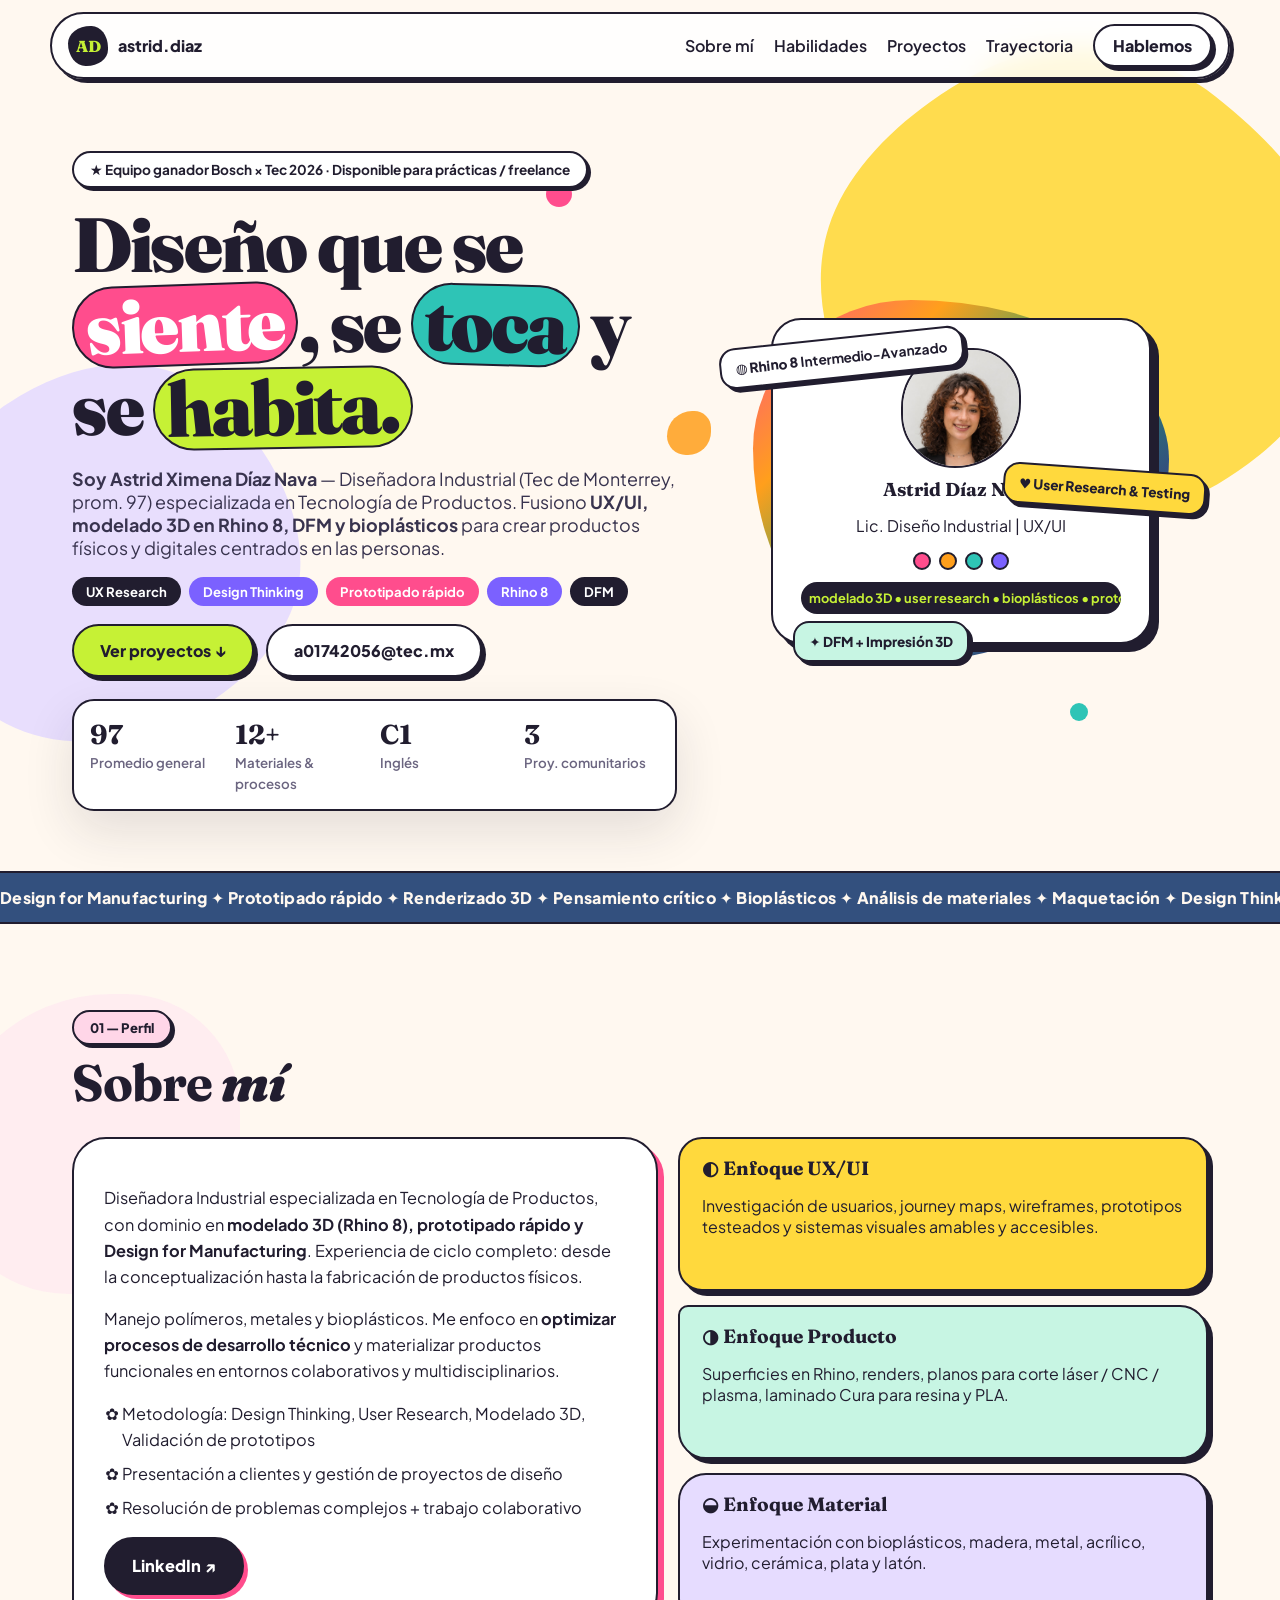
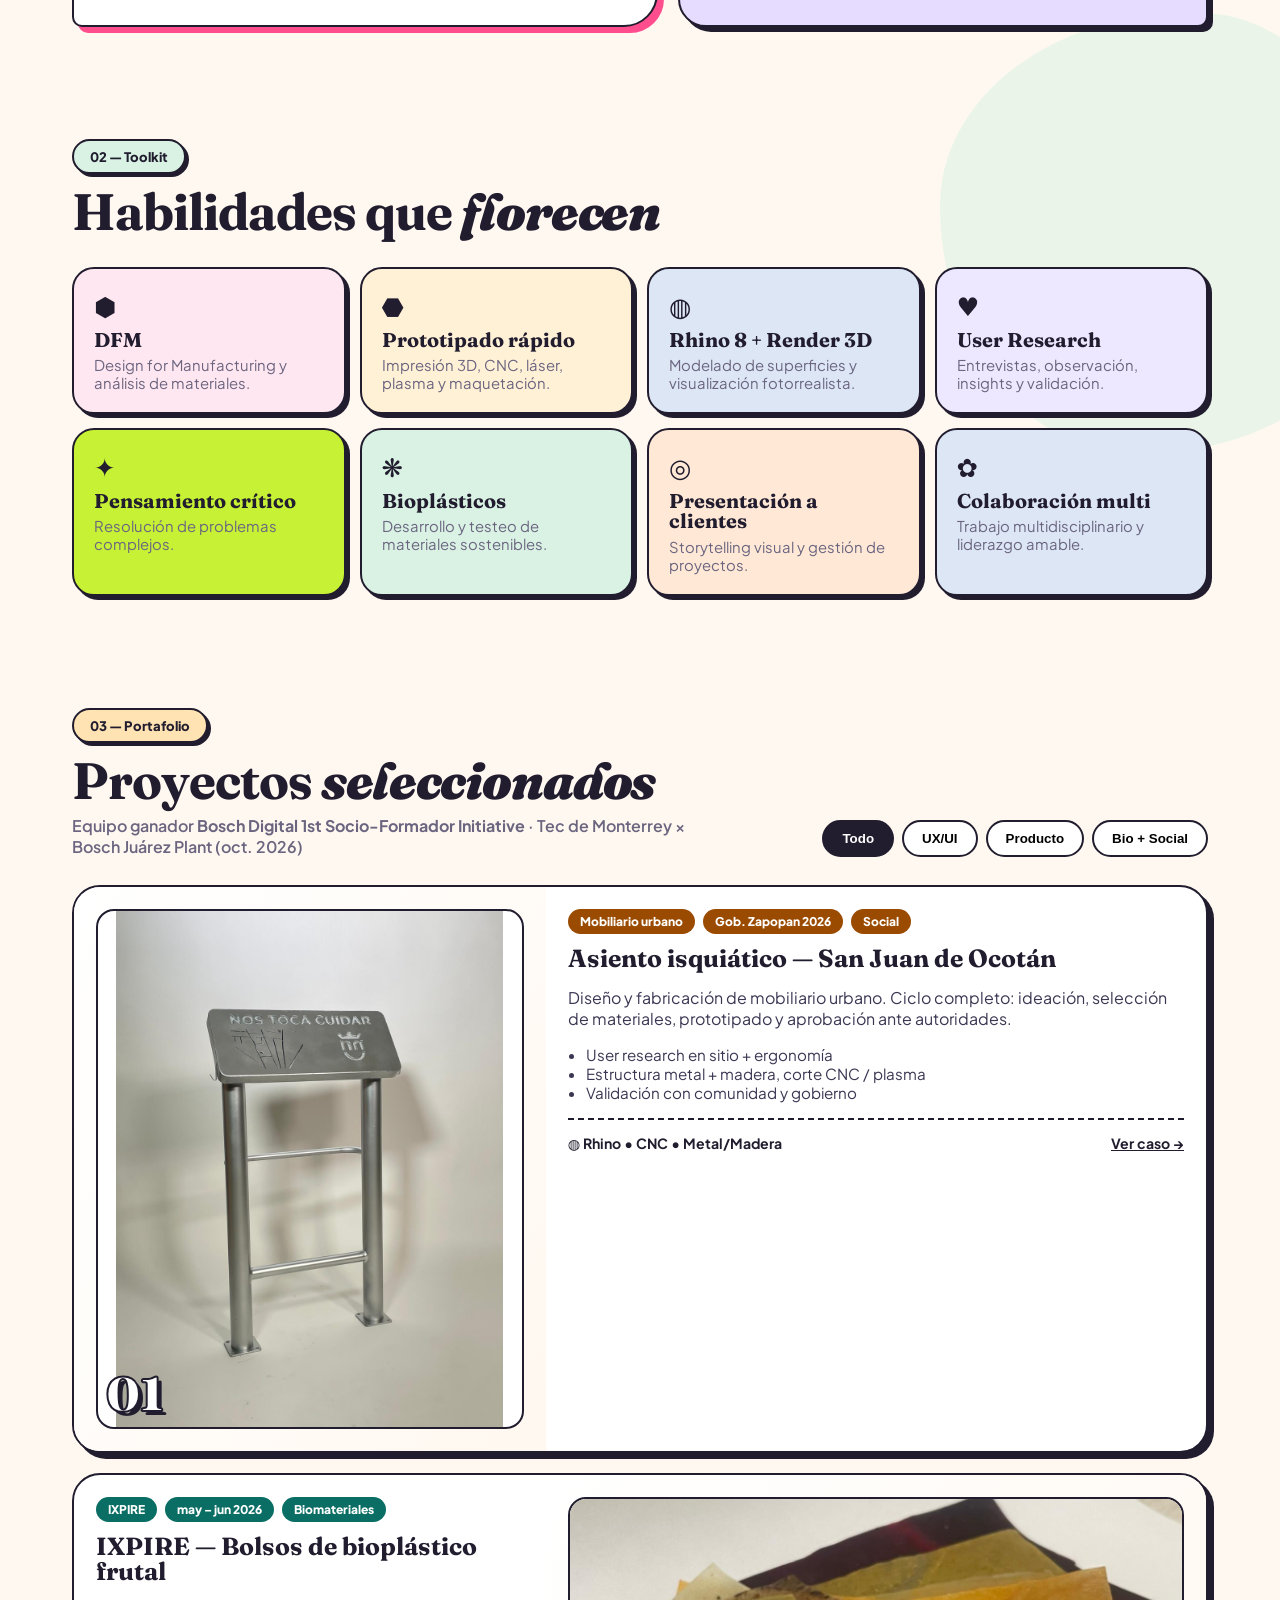
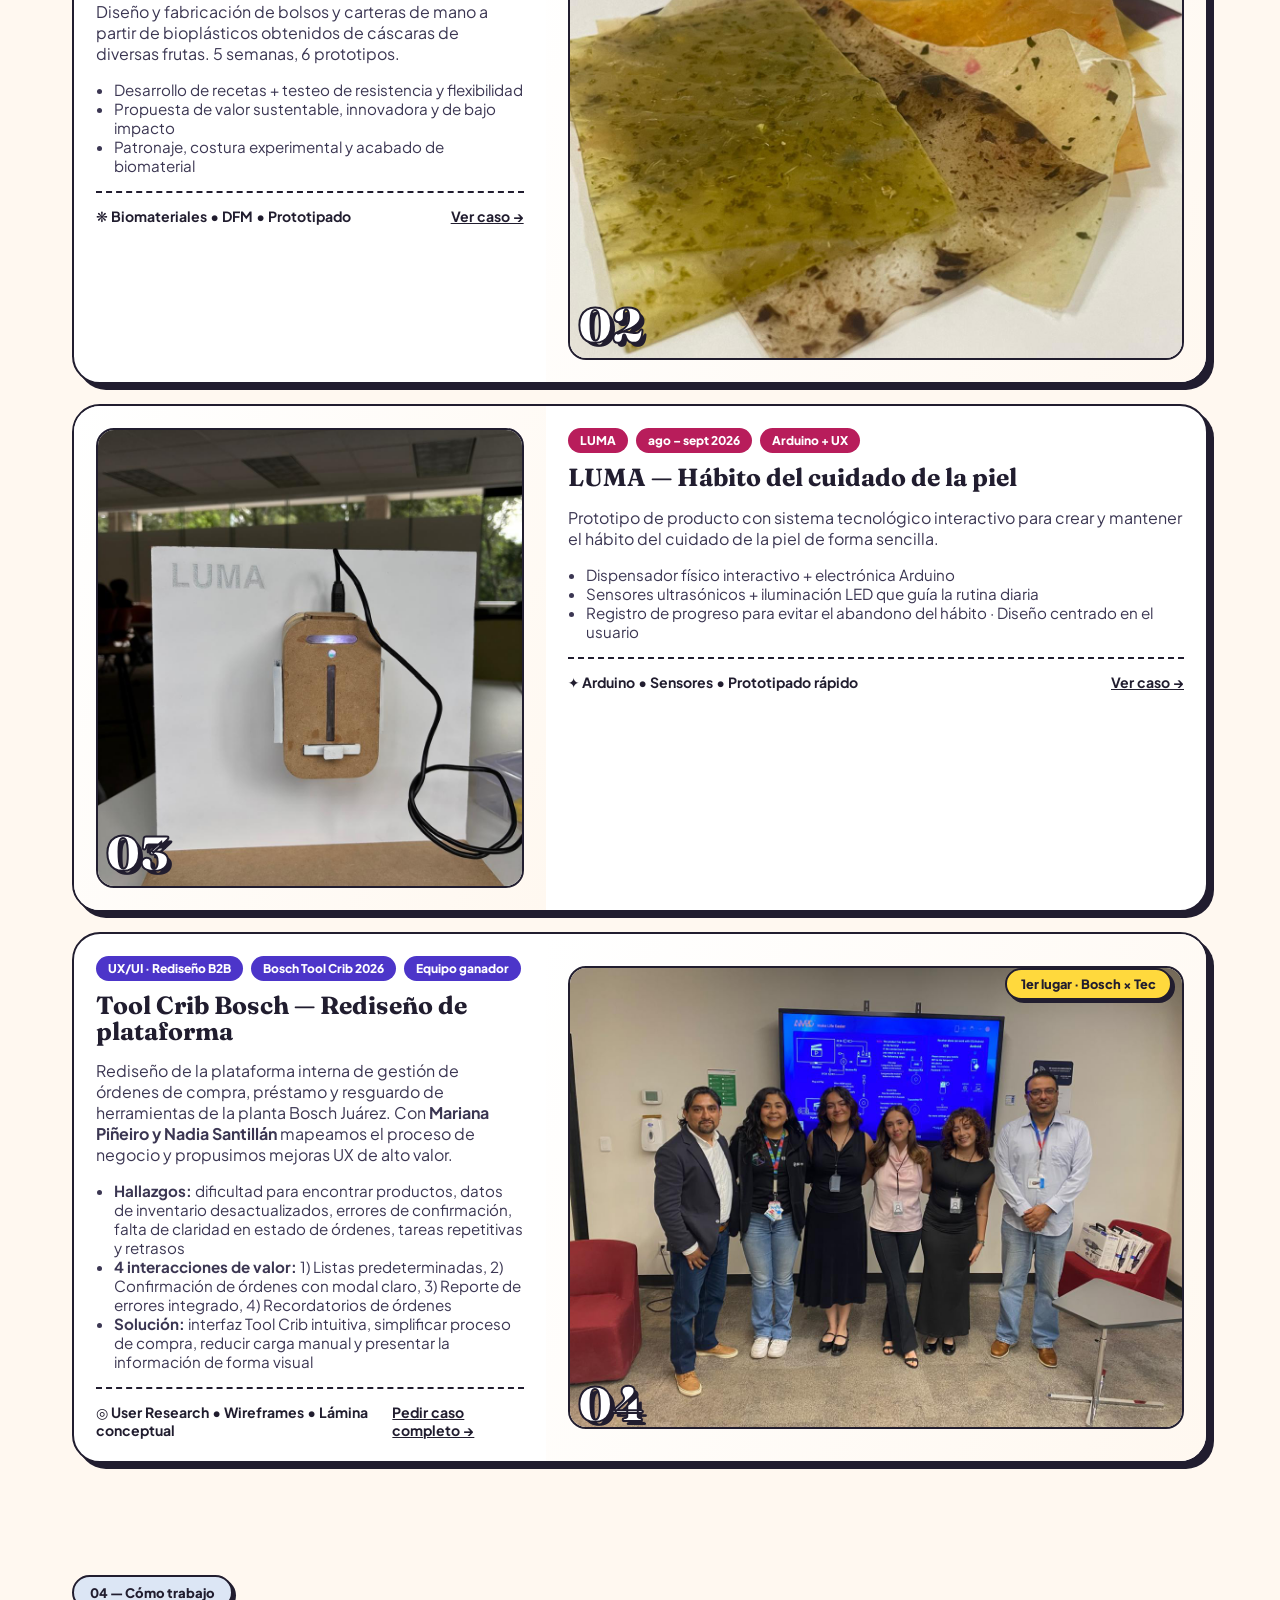
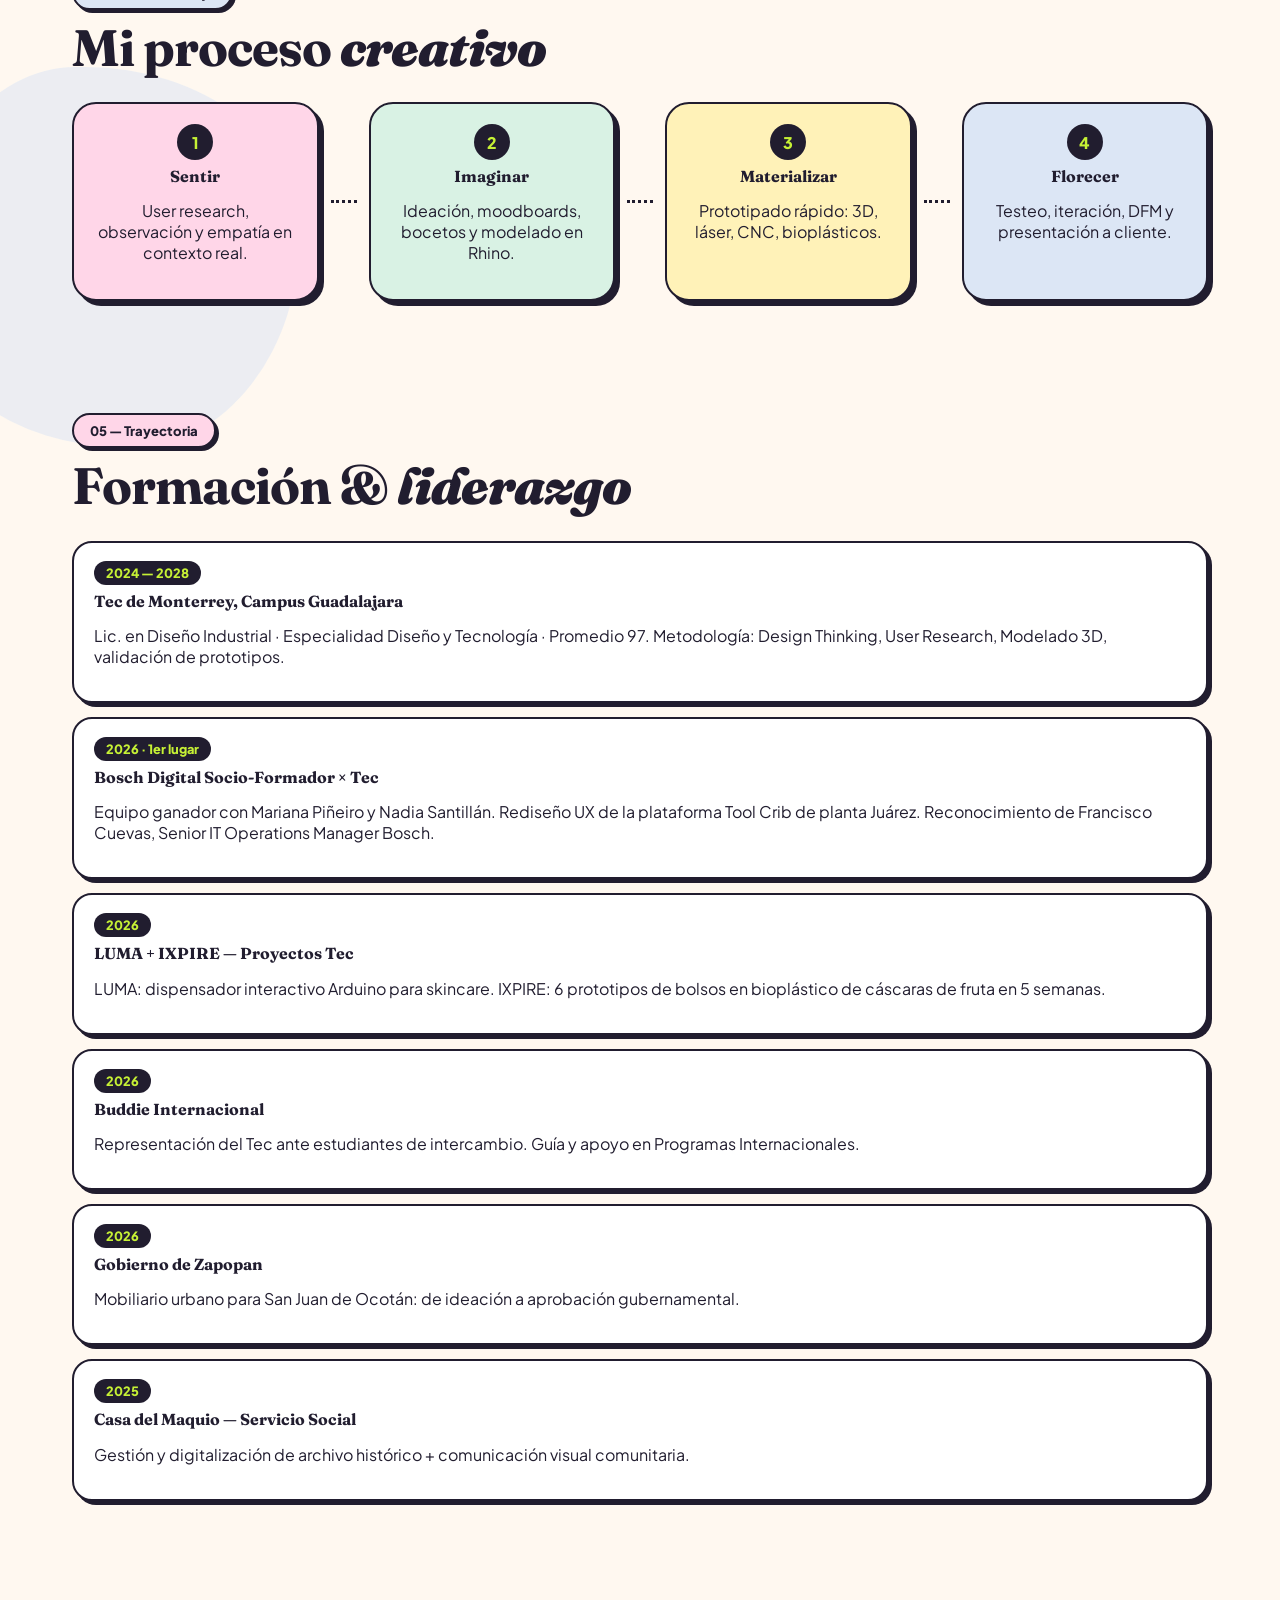
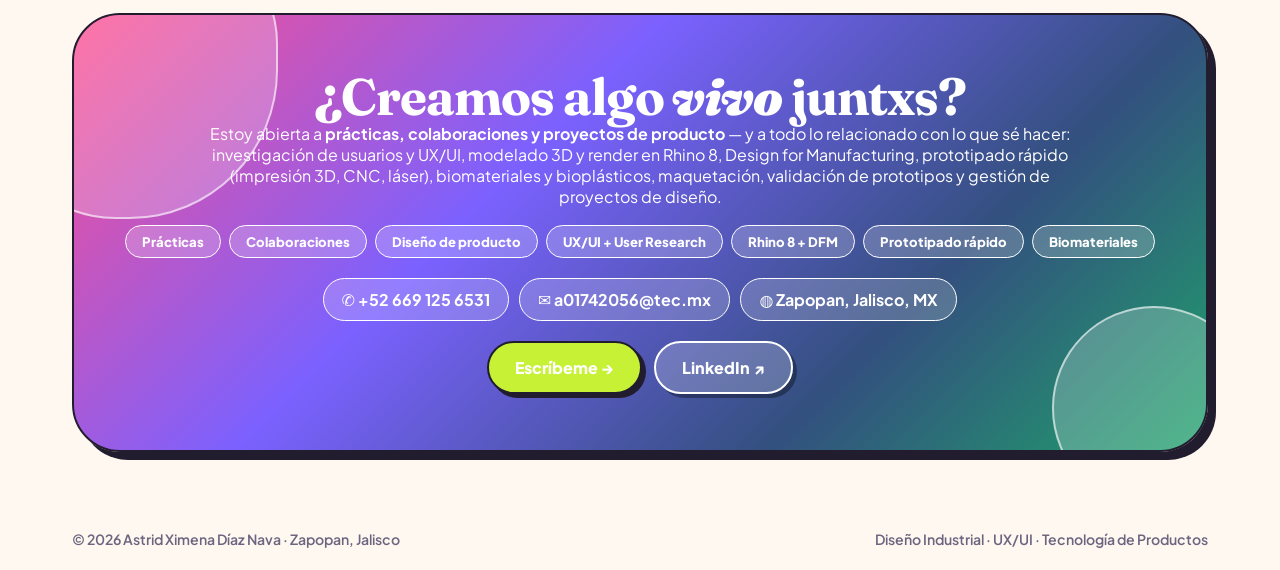
<file: index.html>
<!DOCTYPE html>
<html lang="es">
<head>
<meta charset="UTF-8" />
<meta name="viewport" content="width=device-width, initial-scale=1.0" />
<title>Astrid Díaz Nava — Diseñadora Industrial & UX/UI</title>
<meta name="description" content="Portafolio de Astrid Ximena Díaz Nava, Diseñadora Industrial especializada en Tecnología de Productos, UX/UI, modelado 3D y prototipado." />
<link rel="preconnect" href="https://fonts.googleapis.com">
<link rel="preconnect" href="https://fonts.gstatic.com" crossorigin>
<link href="https://fonts.googleapis.com/css2?family=Fraunces:opsz,wght@9..144,700;9..144,900&family=Plus+Jakarta+Sans:wght@400;500;600;700;800&display=swap" rel="stylesheet">
<link rel="stylesheet" href="styles.css" />
</head>
<body>

<header class="nav">
  <a class="logo" href="#inicio"><span class="logo-blob">AD</span> astrid.diaz</a>
  <nav class="nav-links">
    <a href="#sobre-mi">Sobre mí</a>
    <a href="#habilidades">Habilidades</a>
    <a href="#proyectos">Proyectos</a>
    <a href="#trayectoria">Trayectoria</a>
    <a href="#contacto" class="btn btn-small">Hablemos</a>
  </nav>
  <button class="menu-btn" id="menuBtn" aria-label="Menú">☰</button>
</header>

<main id="inicio">
<!-- HERO -->
<section class="hero">
  <svg class="blob blob-1" viewBox="0 0 200 200"><path d="M42.7,-62.9C55.9,-52.8,67.7,-41.8,75.5,-28.2C83.3,-14.6,87.1,1.6,83.5,16.3C79.9,31,68.9,44.2,55.6,54.1C42.3,64,26.7,70.6,10.1,73.3C-6.5,76,-24.1,74.8,-38.4,66.9C-52.7,59,-63.7,44.4,-70.6,28.5C-77.5,12.6,-80.3,-4.6,-75.4,-20C-70.5,-35.4,-57.9,-49,-43.7,-59.1C-29.5,-69.2,-14.8,-75.8,0.3,-76.2C15.3,-76.6,30.7,-70.8,42.7,-62.9Z" transform="translate(100 100)" /></svg>
  <svg class="blob blob-2" viewBox="0 0 200 200"><path d="M39.9,-58.5C51.5,-49.4,60.5,-37.8,66.4,-24.7C72.3,-11.6,75.1,3,71.9,16.3C68.7,29.6,59.5,41.6,48,51.2C36.5,60.8,22.7,68,7.2,71.3C-8.3,74.6,-25.5,74,-39.9,66.4C-54.3,58.8,-65.9,44.2,-71.7,28.3C-77.5,12.4,-77.5,-4.8,-71.4,-19.8C-65.3,-34.8,-53.1,-47.6,-39.6,-56.5C-26.1,-65.4,-13,-70.4,0.8,-71.5C14.6,-72.6,29.2,-69.8,39.9,-58.5Z" transform="translate(100 100)" /></svg>
  <div class="blob-dot d1"></div>
  <div class="blob-dot d2"></div>
  <div class="blob-dot d3"></div>

  <div class="hero-grid">
    <div class="hero-copy">
      <div class="pill">★ Equipo ganador Bosch × Tec 2026 · Disponible para prácticas / freelance</div>
      <h1>Diseño que se <span class="hl hl-pink">siente</span>, se <span class="hl hl-teal">toca</span> y se <span class="hl hl-lime">habita.</span></h1>
      <p class="subtitle"><strong>Soy Astrid Ximena Díaz Nava</strong> — Diseñadora Industrial (Tec de Monterrey, prom. 97) especializada en Tecnología de Productos. Fusiono <strong>UX/UI, modelado 3D en Rhino 8, DFM y bioplásticos</strong> para crear productos físicos y digitales centrados en las personas.</p>
      <div class="hero-tags">
        <span>UX Research</span><span>Design Thinking</span><span>Prototipado rápido</span><span>Rhino 8</span><span>DFM</span>
      </div>
      <div class="hero-cta">
        <a href="#proyectos" class="btn btn-primary">Ver proyectos ↓</a>
        <a href="#contacto" class="btn btn-ghost">a01742056@tec.mx</a>
      </div>
      <div class="hero-stats">
        <div><strong>97</strong><small>Promedio general</small></div>
        <div><strong>12+</strong><small>Materiales & procesos</small></div>
        <div><strong>C1</strong><small>Inglés</small></div>
        <div><strong>3</strong><small>Proy. comunitarios</small></div>
      </div>
    </div>
    <div class="hero-visual">
      <div class="portrait-wrap">
        <div class="portrait-blob"></div>
        <div class="portrait-card">
          <div class="avatar"><img src="assets/perfil.jpg" alt="Foto de perfil de Astrid Díaz Nava" /></div>
          <h3>Astrid Díaz Nava</h3>
          <p>Lic. Diseño Industrial | UX/UI</p>
          <div class="mini-row"><i class="dot pink"></i><i class="dot orange"></i><i class="dot teal"></i><i class="dot violet"></i></div>
          <div class="marquee-mini"><span>modelado 3D • user research • bioplásticos • prototipado •</span></div>
        </div>
        <div class="float-card fc1">◍ Rhino 8 <b>Intermedio-Avanzado</b></div>
        <div class="float-card fc2">♥ User Research & Testing</div>
        <div class="float-card fc3">✦ DFM + Impresión 3D</div>
      </div>
    </div>
  </div>
</section>

<div class="marquee"><div class="marquee-track">
<span>Design for Manufacturing ✦ Prototipado rápido ✦ Renderizado 3D ✦ Pensamiento crítico ✦ Bioplásticos ✦ Análisis de materiales ✦ Maquetación ✦ Design Thinking ✦ User Research ✦&nbsp;</span>
<span>Design for Manufacturing ✦ Prototipado rápido ✦ Renderizado 3D ✦ Pensamiento crítico ✦ Bioplásticos ✦ Análisis de materiales ✦ Maquetación ✦ Design Thinking ✦ User Research ✦&nbsp;</span>
</div></div>

<!-- SOBRE MI -->
<section id="sobre-mi" class="section about">
  <div class="section-head"><span class="kicker k-pink">01 — Perfil</span><h2>Sobre <em>mí</em></h2></div>
  <div class="about-grid">
    <div class="about-text card-organic">
      <p>Diseñadora Industrial especializada en Tecnología de Productos, con dominio en <strong>modelado 3D (Rhino 8), prototipado rápido y Design for Manufacturing</strong>. Experiencia de ciclo completo: desde la conceptualización hasta la fabricación de productos físicos.</p>
      <p>Manejo polímeros, metales y bioplásticos. Me enfoco en <strong>optimizar procesos de desarrollo técnico</strong> y materializar productos funcionales en entornos colaborativos y multidisciplinarios.</p>
      <ul class="check-list">
        <li>Metodología: Design Thinking, User Research, Modelado 3D, Validación de prototipos</li>
        <li>Presentación a clientes y gestión de proyectos de diseño</li>
        <li>Resolución de problemas complejos + trabajo colaborativo</li>
      </ul>
      <div class="about-btns">
        <a class="btn btn-dark" href="https://www.linkedin.com/in/astridximenad%C3%ADaznava/" target="_blank" rel="noopener">LinkedIn ↗</a>
      </div>
    </div>
    <div class="about-cards">
      <div class="info-card c-yellow"><h4>◐ Enfoque UX/UI</h4><p>Investigación de usuarios, journey maps, wireframes, prototipos testeados y sistemas visuales amables y accesibles.</p></div>
      <div class="info-card c-mint"><h4>◑ Enfoque Producto</h4><p>Superficies en Rhino, renders, planos para corte láser / CNC / plasma, laminado Cura para resina y PLA.</p></div>
      <div class="info-card c-lilac"><h4>◒ Enfoque Material</h4><p>Experimentación con bioplásticos, madera, metal, acrílico, vidrio, cerámica, plata y latón.</p></div>
    </div>
  </div>
</section>

<!-- HABILIDADES -->
<section id="habilidades" class="section skills">
  <div class="section-head"><span class="kicker k-teal">02 — Toolkit</span><h2>Habilidades que <em>florecen</em></h2></div>
  <div class="skills-grid">
    <div class="skill s1"><span class="icon">⬢</span><h3>DFM</h3><p>Design for Manufacturing y análisis de materiales.</p></div>
    <div class="skill s2"><span class="icon">⬣</span><h3>Prototipado rápido</h3><p>Impresión 3D, CNC, láser, plasma y maquetación.</p></div>
    <div class="skill s3"><span class="icon">◍</span><h3>Rhino 8 + Render 3D</h3><p>Modelado de superficies y visualización fotorrealista.</p></div>
    <div class="skill s4"><span class="icon">♥</span><h3>User Research</h3><p>Entrevistas, observación, insights y validación.</p></div>
    <div class="skill s5"><span class="icon">✦</span><h3>Pensamiento crítico</h3><p>Resolución de problemas complejos.</p></div>
    <div class="skill s6"><span class="icon">❋</span><h3>Bioplásticos</h3><p>Desarrollo y testeo de materiales sostenibles.</p></div>
    <div class="skill s7"><span class="icon">◎</span><h3>Presentación a clientes</h3><p>Storytelling visual y gestión de proyectos.</p></div>
    <div class="skill s8"><span class="icon">✿</span><h3>Colaboración multi</h3><p>Trabajo multidisciplinario y liderazgo amable.</p></div>
  </div>
</section>

<!-- PROYECTOS -->
<section id="proyectos" class="section projects">
  <div class="section-head row"><div><span class="kicker k-orange">03 — Portafolio</span><h2>Proyectos <em>seleccionados</em></h2>
  <p class="section-sub">Equipo ganador <strong>Bosch Digital 1st Socio-Formador Initiative</strong> · Tec de Monterrey × Bosch Juárez Plant (oct. 2026)</p></div>
  <div class="filters"><button class="fbtn active" data-filter="all">Todo</button><button class="fbtn" data-filter="ux">UX/UI</button><button class="fbtn" data-filter="producto">Producto</button><button class="fbtn" data-filter="bio">Bio + Social</button></div>
  </div>
  <div class="proj-grid">
    <article class="proj p-orange" data-cat="producto bio">
      <div class="proj-art proj-photo"><img src="assets/proyecto-asiento.jpg" alt="Asiento isquiático metálico con grabado NOS TOCA CUIDAR" /><span class="proj-num">01</span></div>
      <div class="proj-body"><div class="proj-tags"><span>Mobiliario urbano</span><span>Gob. Zapopan 2026</span><span>Social</span></div>
      <h3>Asiento isquiático — San Juan de Ocotán</h3>
      <p>Diseño y fabricación de mobiliario urbano. Ciclo completo: ideación, selección de materiales, prototipado y aprobación ante autoridades.</p>
      <ul><li>User research en sitio + ergonomía</li><li>Estructura metal + madera, corte CNC / plasma</li><li>Validación con comunidad y gobierno</li></ul>
      <div class="proj-foot"><span>◍ Rhino • CNC • Metal/Madera</span><a href="#contacto">Ver caso →</a></div>
      </div>
    </article>
    <article class="proj p-teal" data-cat="producto bio">
      <div class="proj-art proj-photo"><img src="assets/proyecto-biomateriales.jpg" alt="Láminas de bioplásticos de colores elaborados con cáscaras de fruta" /><span class="proj-num">02</span></div>
      <div class="proj-body"><div class="proj-tags"><span>IXPIRE</span><span>may – jun 2026</span><span>Biomateriales</span></div>
      <h3>IXPIRE — Bolsos de bioplástico frutal</h3>
      <p>Diseño y fabricación de bolsos y carteras de mano a partir de bioplásticos obtenidos de cáscaras de diversas frutas. 5 semanas, 6 prototipos.</p>
      <ul><li>Desarrollo de recetas + testeo de resistencia y flexibilidad</li><li>Propuesta de valor sustentable, innovadora y de bajo impacto</li><li>Patronaje, costura experimental y acabado de biomaterial</li></ul>
      <div class="proj-foot"><span>❋ Biomateriales • DFM • Prototipado</span><a href="#contacto">Ver caso →</a></div>
      </div>
    </article>
    <article class="proj p-pink" data-cat="producto ux">
      <div class="proj-art proj-photo zoom"><img src="assets/proyecto-luma.jpg" alt="Prototipo físico LUMA con electrónica Arduino e iluminación LED" /><span class="proj-num">03</span></div>
      <div class="proj-body"><div class="proj-tags"><span>LUMA</span><span>ago – sept 2026</span><span>Arduino + UX</span></div>
      <h3>LUMA — Hábito del cuidado de la piel</h3>
      <p>Prototipo de producto con sistema tecnológico interactivo para crear y mantener el hábito del cuidado de la piel de forma sencilla.</p>
      <ul><li>Dispensador físico interactivo + electrónica Arduino</li><li>Sensores ultrasónicos + iluminación LED que guía la rutina diaria</li><li>Registro de progreso para evitar el abandono del hábito · Diseño centrado en el usuario</li></ul>
      <div class="proj-foot"><span>✦ Arduino • Sensores • Prototipado rápido</span><a href="#contacto">Ver caso →</a></div>
      </div>
    </article>
    <article class="proj p-violet" data-cat="ux producto">
      <div class="proj-art proj-photo"><img src="assets/proyecto-bosch.jpg" alt="Equipo ganador Bosch × Tec de Monterrey en planta Juárez" /><span class="proj-num">04</span><span class="award">1er lugar · Bosch × Tec</span></div>
      <div class="proj-body"><div class="proj-tags"><span>UX/UI · Rediseño B2B</span><span>Bosch Tool Crib 2026</span><span>Equipo ganador</span></div>
      <h3>Tool Crib Bosch — Rediseño de plataforma</h3>
      <p>Rediseño de la plataforma interna de gestión de órdenes de compra, préstamo y resguardo de herramientas de la planta Bosch Juárez. Con <strong>Mariana Piñeiro y Nadia Santillán</strong> mapeamos el proceso de negocio y propusimos mejoras UX de alto valor.</p>
      <ul>
        <li><strong>Hallazgos:</strong> dificultad para encontrar productos, datos de inventario desactualizados, errores de confirmación, falta de claridad en estado de órdenes, tareas repetitivas y retrasos</li>
        <li><strong>4 interacciones de valor:</strong> 1) Listas predeterminadas, 2) Confirmación de órdenes con modal claro, 3) Reporte de errores integrado, 4) Recordatorios de órdenes</li>
        <li><strong>Solución:</strong> interfaz Tool Crib intuitiva, simplificar proceso de compra, reducir carga manual y presentar la información de forma visual</li>
      </ul>
      <div class="proj-foot"><span>◎ User Research • Wireframes • Lámina conceptual</span><a href="#contacto">Pedir caso completo →</a></div>
      </div>
    </article>
  </div>
</section>

<!-- PROCESO -->

<!-- PROCESO -->
<section class="section process">
  <div class="section-head"><span class="kicker k-violet">04 — Cómo trabajo</span><h2>Mi proceso <em>creativo</em></h2></div>
  <div class="process-flow">
    <div class="pstep"><span class="pnum">1</span><h4>Sentir</h4><p>User research, observación y empatía en contexto real.</p></div>
    <div class="pline"></div>
    <div class="pstep"><span class="pnum">2</span><h4>Imaginar</h4><p>Ideación, moodboards, bocetos y modelado en Rhino.</p></div>
    <div class="pline"></div>
    <div class="pstep"><span class="pnum">3</span><h4>Materializar</h4><p>Prototipado rápido: 3D, láser, CNC, bioplásticos.</p></div>
    <div class="pline"></div>
    <div class="pstep"><span class="pnum">4</span><h4>Florecer</h4><p>Testeo, iteración, DFM y presentación a cliente.</p></div>
  </div>
</section>

<!-- TRAYECTORIA -->
<section id="trayectoria" class="section journey">
  <div class="journey-grid">
    <div>
      <div class="section-head"><span class="kicker k-pink">05 — Trayectoria</span><h2>Formación & <em>liderazgo</em></h2></div>
      <div class="timeline">
        <div class="titem"><span class="tyear">2024 — 2028</span><h4>Tec de Monterrey, Campus Guadalajara</h4><p>Lic. en Diseño Industrial · Especialidad Diseño y Tecnología · Promedio 97. Metodología: Design Thinking, User Research, Modelado 3D, validación de prototipos.</p></div>
        <div class="titem"><span class="tyear">2026 · 1er lugar</span><h4>Bosch Digital Socio-Formador × Tec</h4><p>Equipo ganador con Mariana Piñeiro y Nadia Santillán. Rediseño UX de la plataforma Tool Crib de planta Juárez. Reconocimiento de Francisco Cuevas, Senior IT Operations Manager Bosch.</p></div>
        <div class="titem"><span class="tyear">2026</span><h4>LUMA + IXPIRE — Proyectos Tec</h4><p>LUMA: dispensador interactivo Arduino para skincare. IXPIRE: 6 prototipos de bolsos en bioplástico de cáscaras de fruta en 5 semanas.</p></div>
        <div class="titem"><span class="tyear">2026</span><h4>Buddie Internacional</h4><p>Representación del Tec ante estudiantes de intercambio. Guía y apoyo en Programas Internacionales.</p></div>
        <div class="titem"><span class="tyear">2026</span><h4>Gobierno de Zapopan</h4><p>Mobiliario urbano para San Juan de Ocotán: de ideación a aprobación gubernamental.</p></div>
        <div class="titem"><span class="tyear">2025</span><h4>Casa del Maquio — Servicio Social</h4><p>Gestión y digitalización de archivo histórico + comunicación visual comunitaria.</p></div>
      </div>
  </div>
</section>

<!-- CONTACTO -->
<section id="contacto" class="section contact">
  <div class="contact-blob">
    <h2>¿Creamos algo <em>vivo</em> juntxs?</h2>
    <p>Estoy abierta a <strong>prácticas, colaboraciones y proyectos de producto</strong> — y a todo lo relacionado con lo que sé hacer: investigación de usuarios y UX/UI, modelado 3D y render en Rhino 8, Design for Manufacturing, prototipado rápido (impresión 3D, CNC, láser), biomateriales y bioplásticos, maquetación, validación de prototipos y gestión de proyectos de diseño.</p>
    <div class="contact-tags"><span>Prácticas</span><span>Colaboraciones</span><span>Diseño de producto</span><span>UX/UI + User Research</span><span>Rhino 8 + DFM</span><span>Prototipado rápido</span><span>Biomateriales</span></div>
    <div class="contact-rows">
      <a href="tel:+526691256531">✆ +52 669 125 6531</a>
      <a href="mailto:a01742056@tec.mx">✉ a01742056@tec.mx</a>
      <span>◍ Zapopan, Jalisco, MX</span>
    </div>
    <div class="contact-btns">
      <a class="btn btn-primary" href="mailto:a01742056@tec.mx?subject=Hola%20Astrid%20—%20Proyecto">Escríbeme →</a>
      <a class="btn btn-ghost light" href="https://www.linkedin.com/in/astridximenad%C3%ADaznava/" target="_blank" rel="noopener">LinkedIn ↗</a>
    </div>
  </div>
</section>
</main>

<footer><span>© 2026 Astrid Ximena Díaz Nava · Zapopan, Jalisco</span><span>Diseño Industrial · UX/UI · Tecnología de Productos</span></footer>
<script src="script.js"></script>
</body>
</html>
</file>
<file: styles.css>
:root{
  --cream:#FFF8F0; --ink:#211D2F; --muted:#6B6580;
  --pink:#FF4D8D; --orange:#FF9F1C; --teal:#2EC4B6; --violet:#7B61FF; --lime:#C6F135; --yellow:#FFD93D; --lilac:#E6DCFF; --mint:#C7F5E3;
  --green:#1FA36B; --green-light:#D9F2E4; --navy:#33507E; --navy-light:#DCE6F5;
  --r:28px; --shadow:0 20px 50px rgba(33,29,47,.12);
}
*{box-sizing:border-box}html{scroll-behavior:smooth}
::selection{background:var(--green);color:#fff}
body{margin:0;font-family:'Plus Jakarta Sans',system-ui,sans-serif;background:var(--cream);color:var(--ink);overflow-x:hidden}
h1,h2,h3,h4{font-family:'Fraunces',serif;line-height:1.02;margin:0}
h1{font-size:clamp(2.6rem,6vw,4.8rem);font-weight:900;letter-spacing:-.03em}
h2{font-size:clamp(2rem,4.5vw,3.2rem);letter-spacing:-.02em} h2 em{font-style:italic;font-weight:900}
a{color:inherit;text-decoration:none}
.nav{position:sticky;top:12px;z-index:20;display:flex;justify-content:space-between;align-items:center;margin:12px auto;max-width:1180px;padding:10px 16px;background:rgba(255,255,255,.82);backdrop-filter:blur(12px);border:2px solid var(--ink);border-radius:100px;box-shadow:4px 4px 0 var(--ink)}
.logo{display:flex;align-items:center;gap:10px;font-weight:800}.logo-blob{background:var(--ink);color:var(--lime);width:40px;height:40px;display:grid;place-items:center;border-radius:58% 42% 55% 45%/45% 55% 42% 58%;font-family:'Fraunces',serif}
.nav-links{display:flex;gap:20px;align-items:center;font-weight:600}.btn{display:inline-flex;align-items:center;justify-content:center;padding:14px 26px;border-radius:100px;border:2px solid var(--ink);font-weight:800;box-shadow:4px 4px 0 var(--ink);transition:.18s;background:#fff}
.btn:hover{transform:translate(-2px,-2px);box-shadow:6px 6px 0 var(--ink)}.btn:active{transform:translate(2px,2px);box-shadow:0 0 0 var(--ink)}
.btn-primary{background:var(--lime)}.btn-dark{background:var(--ink);color:#fff;box-shadow:4px 4px 0 var(--pink)}.btn-ghost{background:#fff}.btn-ghost.light{background:rgba(255,255,255,.2);color:#fff;border-color:#fff;box-shadow:4px 4px 0 rgba(0,0,0,.35)}.btn-small{padding:9px 18px}
.menu-btn{display:none;border:2px solid var(--ink);border-radius:12px;background:#fff;padding:6px 12px;font-size:1.2rem}
/* HERO */
.hero{position:relative;max-width:1180px;margin:0 auto;padding:60px 22px 30px;overflow:visible}
.blob{position:absolute;z-index:-1;opacity:.9}.blob-1{width:640px;top:-120px;right:-160px;fill:var(--yellow);animation:spin 26s linear infinite}
.blob-2{width:520px;top:200px;left:-200px;fill:var(--lilac);animation:spin 32s linear infinite reverse}
@keyframes spin{to{transform:rotate(360deg)}}
.blob-dot{position:absolute;border-radius:50%;z-index:-1}.d1{width:26px;height:26px;background:var(--pink);top:90px;left:42%}.d2{width:18px;height:18px;background:var(--teal);bottom:120px;right:12%}.d3{width:44px;height:44px;background:var(--orange);opacity:.85;top:320px;right:44%;border-radius:60% 40% 55% 45%}
.hero-grid{display:grid;grid-template-columns:1.1fr .9fr;gap:36px;align-items:center}
.pill{display:inline-block;background:#fff;border:2px solid var(--ink);border-radius:100px;padding:8px 16px;font-weight:700;font-size:.85rem;box-shadow:3px 3px 0 var(--ink);margin-bottom:18px}
.hl{padding:0 12px;border-radius:100px;border:2px solid var(--ink);white-space:nowrap}.hl-pink{background:var(--pink);color:#fff;transform:rotate(-2deg);display:inline-block}.hl-teal{background:var(--teal);display:inline-block;transform:rotate(1.5deg)}.hl-lime{background:var(--lime);display:inline-block;transform:rotate(-1deg)}
.subtitle{font-size:1.12rem;color:#38334E;max-width:56ch}
.hero-tags{display:flex;flex-wrap:wrap;gap:8px;margin:18px 0}.hero-tags span{background:var(--ink);color:#fff;padding:6px 14px;border-radius:100px;font-size:.82rem;font-weight:700}
.hero-tags span:nth-child(2n){background:var(--violet)}.hero-tags span:nth-child(3n){background:var(--pink)}
.hero-cta{display:flex;gap:12px;flex-wrap:wrap;margin:10px 0 22px}
.hero-stats{display:grid;grid-template-columns:repeat(4,1fr);gap:10px;background:#fff;border:2px solid var(--ink);border-radius:22px;padding:16px;box-shadow:var(--shadow)}.hero-stats strong{font-family:'Fraunces',serif;font-size:1.7rem;display:block}.hero-stats small{color:var(--muted);font-weight:600}
.hero-visual{display:flex;justify-content:center}
.portrait-wrap{position:relative;width:min(380px,100%)}
.portrait-blob{position:absolute;inset:-18px;background:linear-gradient(135deg,var(--pink),var(--orange),var(--green),var(--navy),var(--violet));border-radius:38% 62% 63% 37%/41% 44% 56% 59%;animation:morph 8s ease-in-out infinite;z-index:0}
@keyframes morph{0%,100%{border-radius:38% 62% 63% 37%/41% 44% 56% 59%}50%{border-radius:62% 38% 37% 63%/59% 56% 44% 41%}}
.portrait-card{position:relative;background:#fff;border:2px solid var(--ink);border-radius:30px;padding:28px;text-align:center;box-shadow:8px 8px 0 var(--ink);z-index:1}
.avatar{width:120px;height:120px;margin:0 auto 12px;display:grid;place-items:center;font-family:'Fraunces',serif;font-size:2rem;font-weight:900;color:var(--ink);background:var(--lime);border:2px solid var(--ink);border-radius:50% 40% 55% 45%;overflow:hidden}
.avatar img{width:100%;height:100%;object-fit:cover}
.mini-row{display:flex;gap:8px;justify-content:center;margin:12px 0}.dot{width:18px;height:18px;border-radius:50%;border:2px solid var(--ink);display:inline-block}.pink{background:var(--pink)}.orange{background:var(--orange)}.teal{background:var(--teal)}.violet{background:var(--violet)}
.marquee-mini{background:var(--ink);color:var(--lime);border-radius:100px;padding:8px;overflow:hidden;white-space:nowrap;font-size:.8rem;font-weight:700}
.float-card{position:absolute;background:#fff;border:2px solid var(--ink);border-radius:16px;padding:10px 14px;font-weight:800;font-size:.85rem;box-shadow:4px 4px 0 var(--ink);z-index:2;animation:float 4s ease-in-out infinite}
.fc1{top:6%;left:-52px;transform:rotate(-6deg)}.fc2{top:46%;right:-56px;background:var(--yellow);transform:rotate(4deg)}.fc3{bottom:-18px;left:6%;background:var(--mint);animation-delay:1s}
@keyframes float{50%{translate:0 -10px}}
/* MARQUEE */
.marquee{background:var(--navy);color:var(--cream);overflow:hidden;padding:14px 0;margin:30px 0;border-top:2px solid var(--ink);border-bottom:2px solid var(--ink)}
.marquee-track{display:flex;gap:0;white-space:nowrap;animation:mar 22s linear infinite;font-weight:800;letter-spacing:.02em}
@keyframes mar{to{transform:translateX(-50%)}}
/* SECTIONS */
.section{max-width:1180px;margin:0 auto;padding:56px 22px}
.section-head{margin-bottom:28px;position:relative}
.projects{position:relative}.kicker{display:inline-block;padding:7px 16px;border-radius:100px;border:2px solid var(--ink);font-weight:800;font-size:.82rem;margin-bottom:12px;box-shadow:3px 3px 0 var(--ink)}.k-pink{background:#FFD6E8}.k-teal{background:var(--green-light)}.k-orange{background:#FFE3B3}.k-violet{background:var(--navy-light)}
.section-head.row{display:flex;justify-content:space-between;align-items:end;flex-wrap:wrap;gap:16px}
.section-sub{color:var(--muted);font-weight:600;margin:8px 0 0;max-width:60ch}
.about-grid{display:grid;grid-template-columns:1.05fr .95fr;gap:20px}
.card-organic{background:#fff;border:2px solid var(--ink);border-radius:34px 34px 34px 10px;padding:30px;box-shadow:6px 6px 0 var(--pink);font-size:1.02rem;line-height:1.6}
.check-list{padding-left:18px}.check-list li{margin:8px 0}.check-list li::marker{content:'✿ '}
.about-btns{display:flex;gap:10px;flex-wrap:wrap;margin-top:16px}
.about-cards{display:grid;gap:14px}.info-card{border:2px solid var(--ink);border-radius:24px;padding:20px 22px;box-shadow:5px 5px 0 var(--ink)}.info-card h4{font-size:1.2rem;margin-bottom:6px}.c-yellow{background:var(--yellow)}.c-mint{background:var(--mint);border-radius:10px 28px 28px 28px}.c-lilac{background:var(--lilac);border-radius:28px 28px 10px 28px}
.skills-grid{display:grid;grid-template-columns:repeat(4,1fr);gap:14px}
.skill{border:2px solid var(--ink);border-radius:22px;padding:20px;background:#fff;box-shadow:4px 4px 0 var(--ink);transition:.18s}.skill:hover{transform:translateY(-6px) rotate(-.6deg)}
.skill .icon{font-size:1.6rem}.skill h3{margin:8px 0 6px;font-size:1.25rem}.skill p{margin:0;color:var(--muted);font-size:.93rem}
.s1{background:#FFE7F1}.s2{background:#FFF1D6}.s3{background:var(--navy-light)}.s4{background:#EDE8FF}.s5{background:var(--lime)}.s6{background:var(--green-light)}.s7{background:#FFE9D6}.s8{background:var(--navy-light)}
/* PROJECTS */
.filters{display:flex;gap:8px;flex-wrap:wrap}.fbtn{border:2px solid var(--ink);background:#fff;border-radius:100px;padding:9px 18px;font-weight:800;cursor:pointer}.fbtn.active{background:var(--ink);color:#fff}
.proj-grid{display:grid;grid-template-columns:1fr;gap:20px}
.proj{border:2px solid var(--ink);border-radius:28px;overflow:hidden;background:#fff;box-shadow:6px 6px 0 var(--ink);display:grid;grid-template-columns:minmax(0,5fr) minmax(0,7fr);transition:.2s}
.proj:nth-child(even) .proj-photo{order:2}
.proj.hide{display:none}.proj:hover{transform:translateY(-5px)}
.proj-art{height:190px;position:relative;overflow:hidden;display:flex;align-items:center;justify-content:center}
.art1{background:linear-gradient(120deg,var(--teal),#A7F3D0)}.art2{background:linear-gradient(120deg,var(--pink),#FFB3D1)}.art3{background:linear-gradient(120deg,var(--violet),#C4B5FD)}.art4{background:linear-gradient(120deg,var(--orange),var(--yellow))}
.art5{background:linear-gradient(120deg,#FFD93D,var(--pink))}
.award{position:relative;background:var(--yellow);border:2px solid var(--ink);border-radius:100px;padding:6px 14px;font-weight:800;font-size:.8rem;box-shadow:3px 3px 0 var(--ink)}
.p-yellow .proj-tags span{background:#7A4D00}
.s-h{width:240px;height:240px;right:-40px;top:-60px;border-radius:58% 42% 55% 45%;background:#fff}
@media(max-width:900px){.proj{grid-template-columns:1fr}.proj:nth-child(even) .proj-photo{order:0}}
.shape{position:absolute;background:rgba(255,255,255,.75);border:2px solid var(--ink)}.s-a{width:220px;height:220px;left:-40px;top:-60px;border-radius:60% 40% 55% 45%}.s-b{width:150px;height:150px;right:20px;bottom:-50px;border-radius:50%;background:var(--yellow)}.s-c{width:200px;height:200px;right:-30px;top:-50px;border-radius:40% 60% 45% 55%;background:var(--yellow)}.s-d{width:120px;height:120px;left:30px;bottom:-30px;border-radius:62% 38% 50% 50%}.s-e{width:260px;height:160px;left:10%;top:20px;border-radius:100px;background:#fff}.s-f{width:170px;height:170px;left:-20px;bottom:-40px;border-radius:55% 45% 60% 40%;background:#fff}.s-g{width:120px;height:120px;right:30px;top:20px;border-radius:50%;background:var(--lime)}
.proj-num{position:relative;font-family:'Fraunces',serif;font-size:4.4rem;font-weight:900;color:#fff;-webkit-text-stroke:2px var(--ink);text-shadow:4px 4px 0 var(--ink)}
.proj-photo{position:relative;height:auto;padding:22px;background:linear-gradient(120deg,#fff,var(--cream));display:flex;align-items:center;justify-content:center}
.proj-photo img{width:100%;height:auto;max-height:520px;object-fit:contain;display:block;border-radius:18px;border:2px solid var(--ink);background:#fff}
.proj-photo .proj-num{position:absolute;left:32px;bottom:28px;font-size:3rem}
.proj-photo .award{position:absolute;top:34px;right:34px}
.proj-body{padding:22px}.proj-tags{display:flex;flex-wrap:wrap;gap:8px;margin-bottom:12px}.proj-tags span{font-size:.75rem;font-weight:800;background:var(--ink);color:#fff;padding:5px 12px;border-radius:100px}
.p-teal .proj-tags span{background:#0B6E64}.p-pink .proj-tags span{background:#B81D5B}.p-violet .proj-tags span{background:#4C35C9}.p-orange .proj-tags span{background:#9A4B00}
.proj-body h3{font-size:1.55rem;margin-bottom:8px}.proj-body p{color:#3B3652}.proj-body ul{margin:10px 0 0;padding-left:18px;color:#3B3652;font-size:.95rem}
.proj-foot{display:flex;justify-content:space-between;align-items:center;margin-top:16px;padding-top:14px;border-top:2px dashed var(--ink);font-weight:700;font-size:.88rem}.proj-foot a{text-decoration:underline}
/* PROCESS */
.process-flow{display:grid;grid-template-columns:1fr auto 1fr auto 1fr auto 1fr;gap:12px;align-items:stretch}
.pstep{border:2px solid var(--ink);border-radius:24px;padding:20px;background:#fff;box-shadow:5px 5px 0 var(--ink);text-align:center}
.pstep:nth-child(1){background:#FFD6E8}.pstep:nth-child(3){background:var(--green-light)}.pstep:nth-child(5){background:#FFF2B8}.pstep:nth-child(7){background:var(--navy-light)}
.pnum{background:var(--ink);color:var(--lime);width:36px;height:36px;display:inline-grid;place-items:center;border-radius:50%;font-weight:900;margin-bottom:8px}
.pline{width:26px;align-self:center;border-top:3px dotted var(--ink)}
/* JOURNEY */
.journey-grid{display:grid;grid-template-columns:1fr;gap:20px}
.timeline{display:grid;gap:14px}.titem{background:#fff;border:2px solid var(--ink);border-radius:20px;padding:18px 20px;box-shadow:4px 4px 0 var(--ink)}
.tyear{display:inline-block;background:var(--ink);color:var(--lime);font-weight:800;font-size:.8rem;padding:4px 12px;border-radius:100px;margin-bottom:8px}
.tools-card{background:var(--ink);color:#fff;border-radius:28px;padding:28px;box-shadow:8px 8px 0 var(--pink)}
.tools-card h3{font-size:1.6rem;margin-bottom:16px}.bar{margin-bottom:14px}.bar-head{display:flex;justify-content:space-between;font-weight:700;font-size:.9rem;margin-bottom:6px}.bar-track{background:rgba(255,255,255,.18);border-radius:100px;height:14px;overflow:hidden}.bar-fill{height:100%;width:var(--w);border-radius:100px;animation:grow 1.2s ease}.f1{background:var(--pink)}.f2{background:var(--orange)}.f3{background:var(--teal)}.f4{background:var(--lime)}.f5{background:var(--violet)}
@keyframes grow{from{width:0}}
.lang{display:grid;grid-template-columns:1fr 1fr;gap:10px;margin:18px 0}.lang div{background:rgba(255,255,255,.1);border:1px solid rgba(255,255,255,.3);border-radius:16px;padding:12px;text-align:center}.tools-note{color:#CFC9E6;font-size:.9rem}
.skills{position:relative}
.skills::before{content:'';position:absolute;width:440px;height:440px;right:-150px;top:-70px;background:var(--green-light);border-radius:58% 42% 55% 45%/45% 55% 42% 58%;z-index:-1;opacity:.55}
.process{position:relative}
.process::before{content:'';position:absolute;width:380px;height:380px;left:-130px;bottom:-90px;background:var(--navy-light);border-radius:42% 58% 45% 55%/55% 45% 58% 42%;z-index:-1;opacity:.55}
.about{position:relative}
.about::before{content:'';position:absolute;width:300px;height:300px;left:-110px;top:40px;background:#FFE7F1;border-radius:60% 40% 55% 45%;z-index:-1;opacity:.6}
.proj-photo.zoom{overflow:hidden}
.proj-photo.zoom img{height:460px;object-fit:cover;object-position:center 58%}
/* CONTACT */
.contact-blob{position:relative;background:linear-gradient(135deg,var(--pink) 0%,var(--violet) 38%,var(--navy) 72%,var(--green) 100%);border:2px solid var(--ink);border-radius:48px;padding:56px 32px;text-align:center;color:#fff;box-shadow:8px 8px 0 var(--ink);overflow:hidden}
.contact-blob::before,.contact-blob::after{content:'';position:absolute;background:rgba(255,255,255,.22);border:2px solid rgba(255,255,255,.6)}.contact-blob::before{width:280px;height:280px;left:-80px;top:-80px;border-radius:60% 40% 55% 45%}.contact-blob::after{width:200px;height:200px;right:-50px;bottom:-60px;border-radius:50%}
.contact-blob h2,.contact-blob p{position:relative;z-index:1}.contact-blob p{max-width:72ch;margin:0 auto}
.contact-tags{position:relative;z-index:1;display:flex;flex-wrap:wrap;gap:8px;justify-content:center;margin:18px 0 4px}
.contact-tags span{background:rgba(255,255,255,.2);border:1.5px solid #fff;border-radius:100px;padding:7px 16px;font-weight:800;font-size:.82rem}.contact-rows{display:flex;gap:10px;justify-content:center;flex-wrap:wrap;margin:20px 0;position:relative;z-index:1}.contact-rows a,.contact-rows span{background:rgba(255,255,255,.18);border:1.5px solid #fff;padding:10px 18px;border-radius:100px;font-weight:700}
.contact-btns{display:flex;gap:12px;justify-content:center;flex-wrap:wrap;position:relative;z-index:1}
footer{max-width:1180px;margin:0 auto;padding:22px;display:flex;justify-content:space-between;flex-wrap:wrap;gap:8px;color:var(--muted);font-size:.88rem;font-weight:600}
/* reveal */
.proj,.skill,.titem,.info-card,.card-organic{opacity:0;translate:0 22px;transition:.6s}.in{opacity:1;translate:0 0}
@media(max-width:900px){
.nav-links{display:none}.nav-links.open{display:flex;position:absolute;top:64px;right:12px;flex-direction:column;background:#fff;border:2px solid var(--ink);border-radius:20px;padding:16px;box-shadow:4px 4px 0 var(--ink)}.menu-btn{display:block}
.hero-grid,.about-grid,.journey-grid{grid-template-columns:1fr}.skills-grid{grid-template-columns:1fr 1fr}.proj-grid{grid-template-columns:1fr}.process-flow{grid-template-columns:1fr}.pline{display:none}.fc1{left:0}.fc2{right:0}}
@media(max-width:560px){.skills-grid{grid-template-columns:1fr}.hero-stats{grid-template-columns:1fr 1fr}}
</file>
